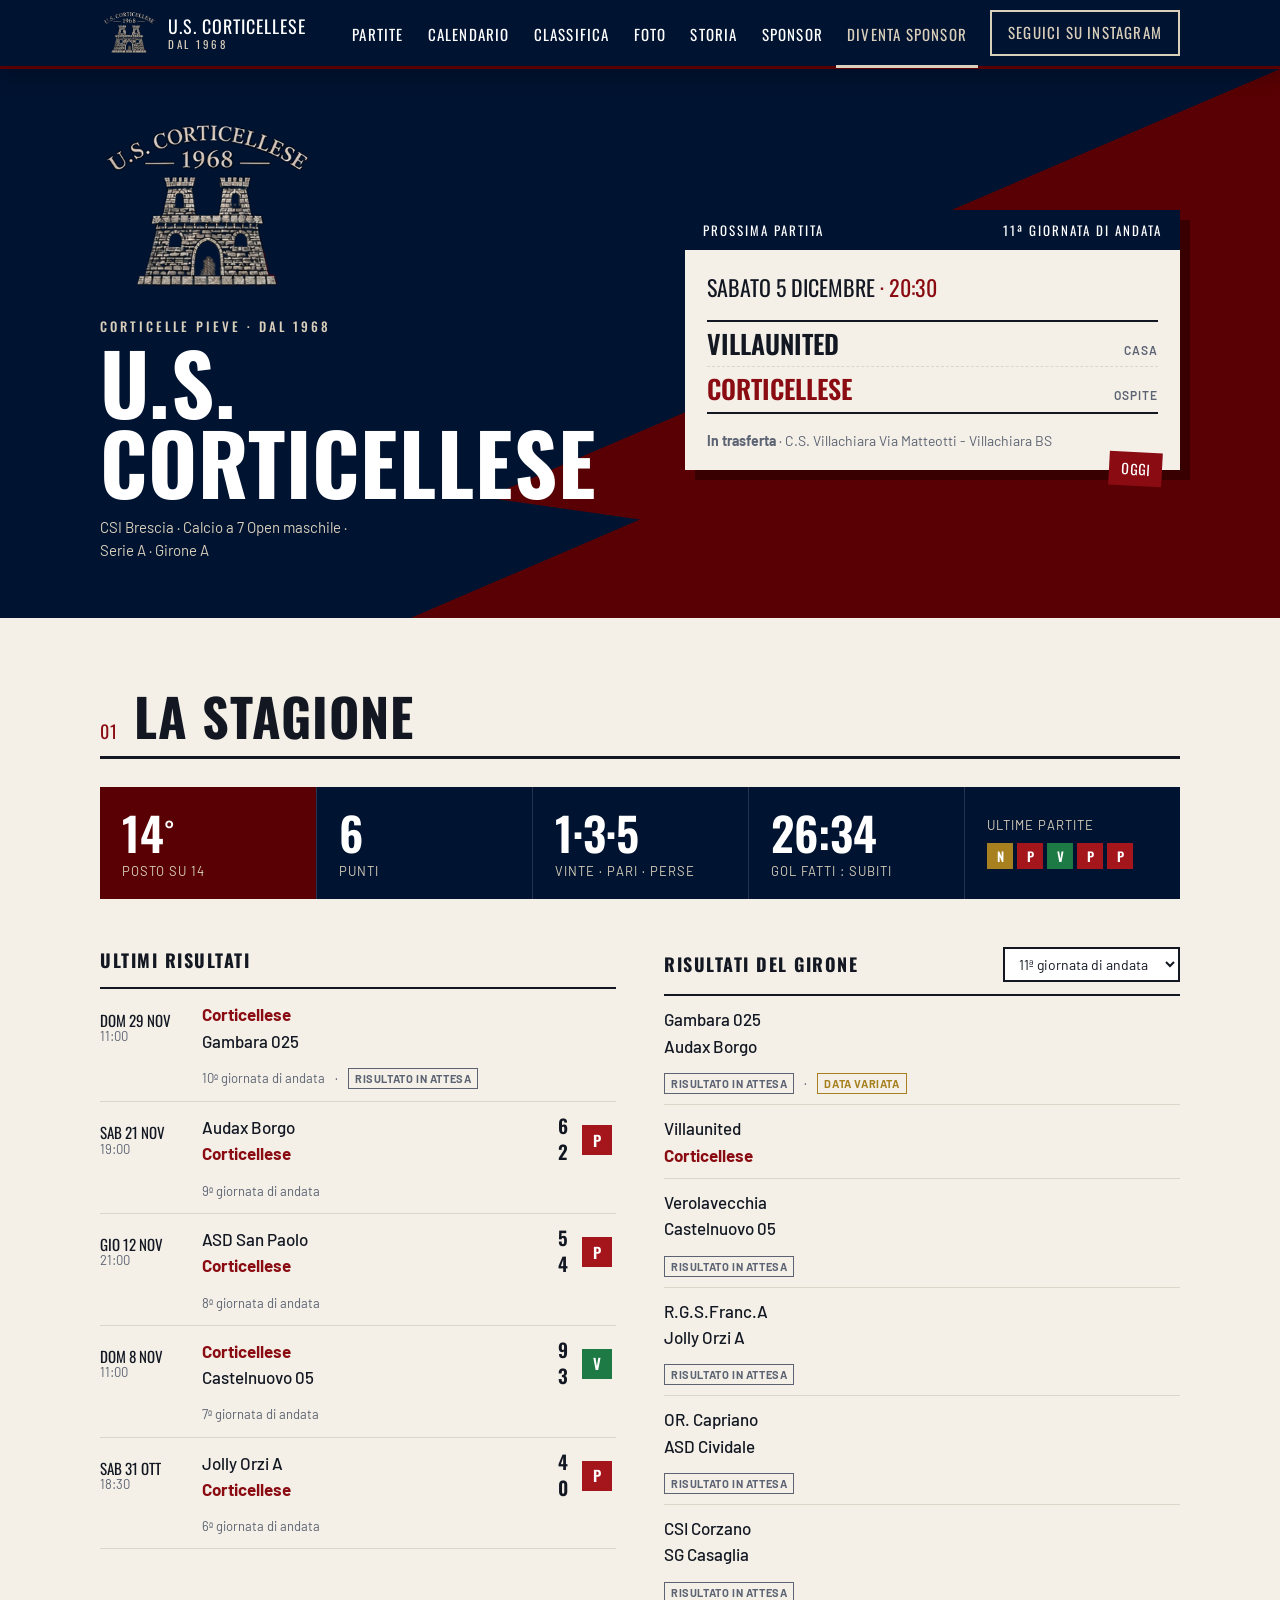
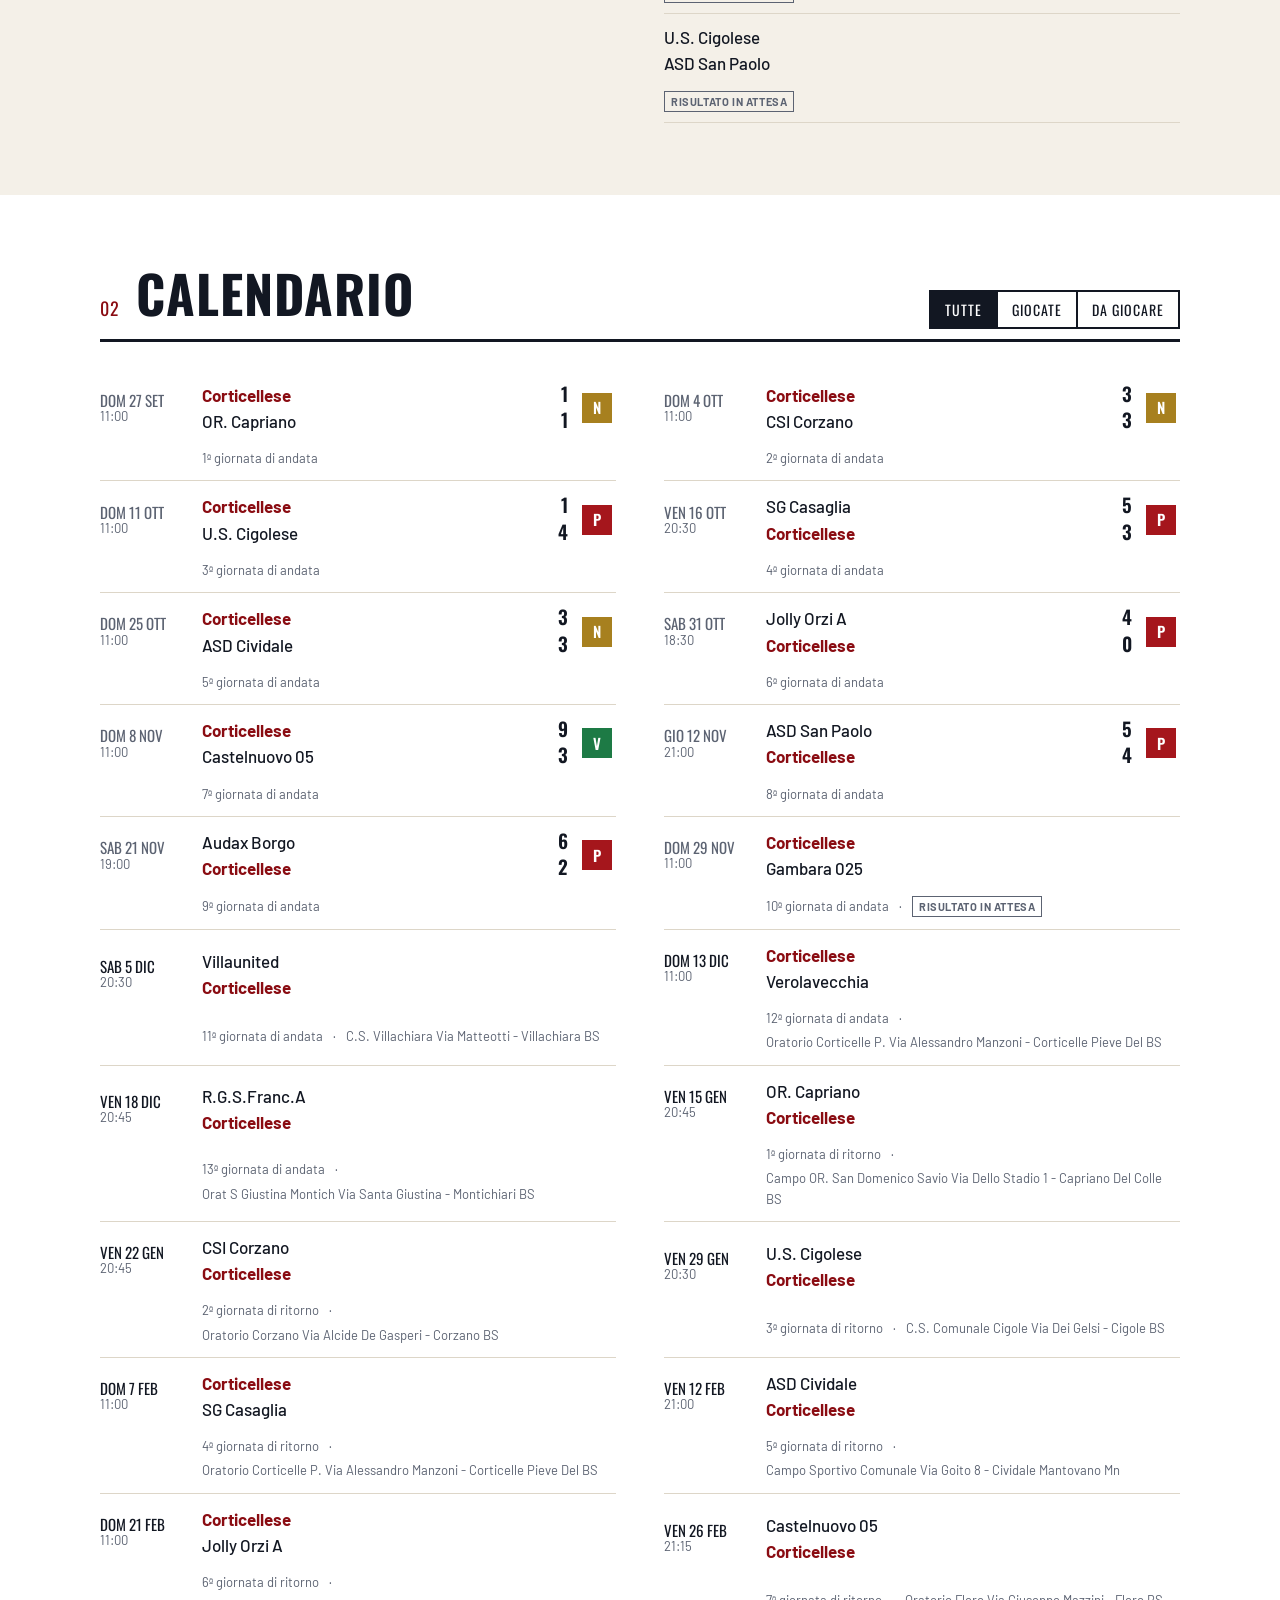
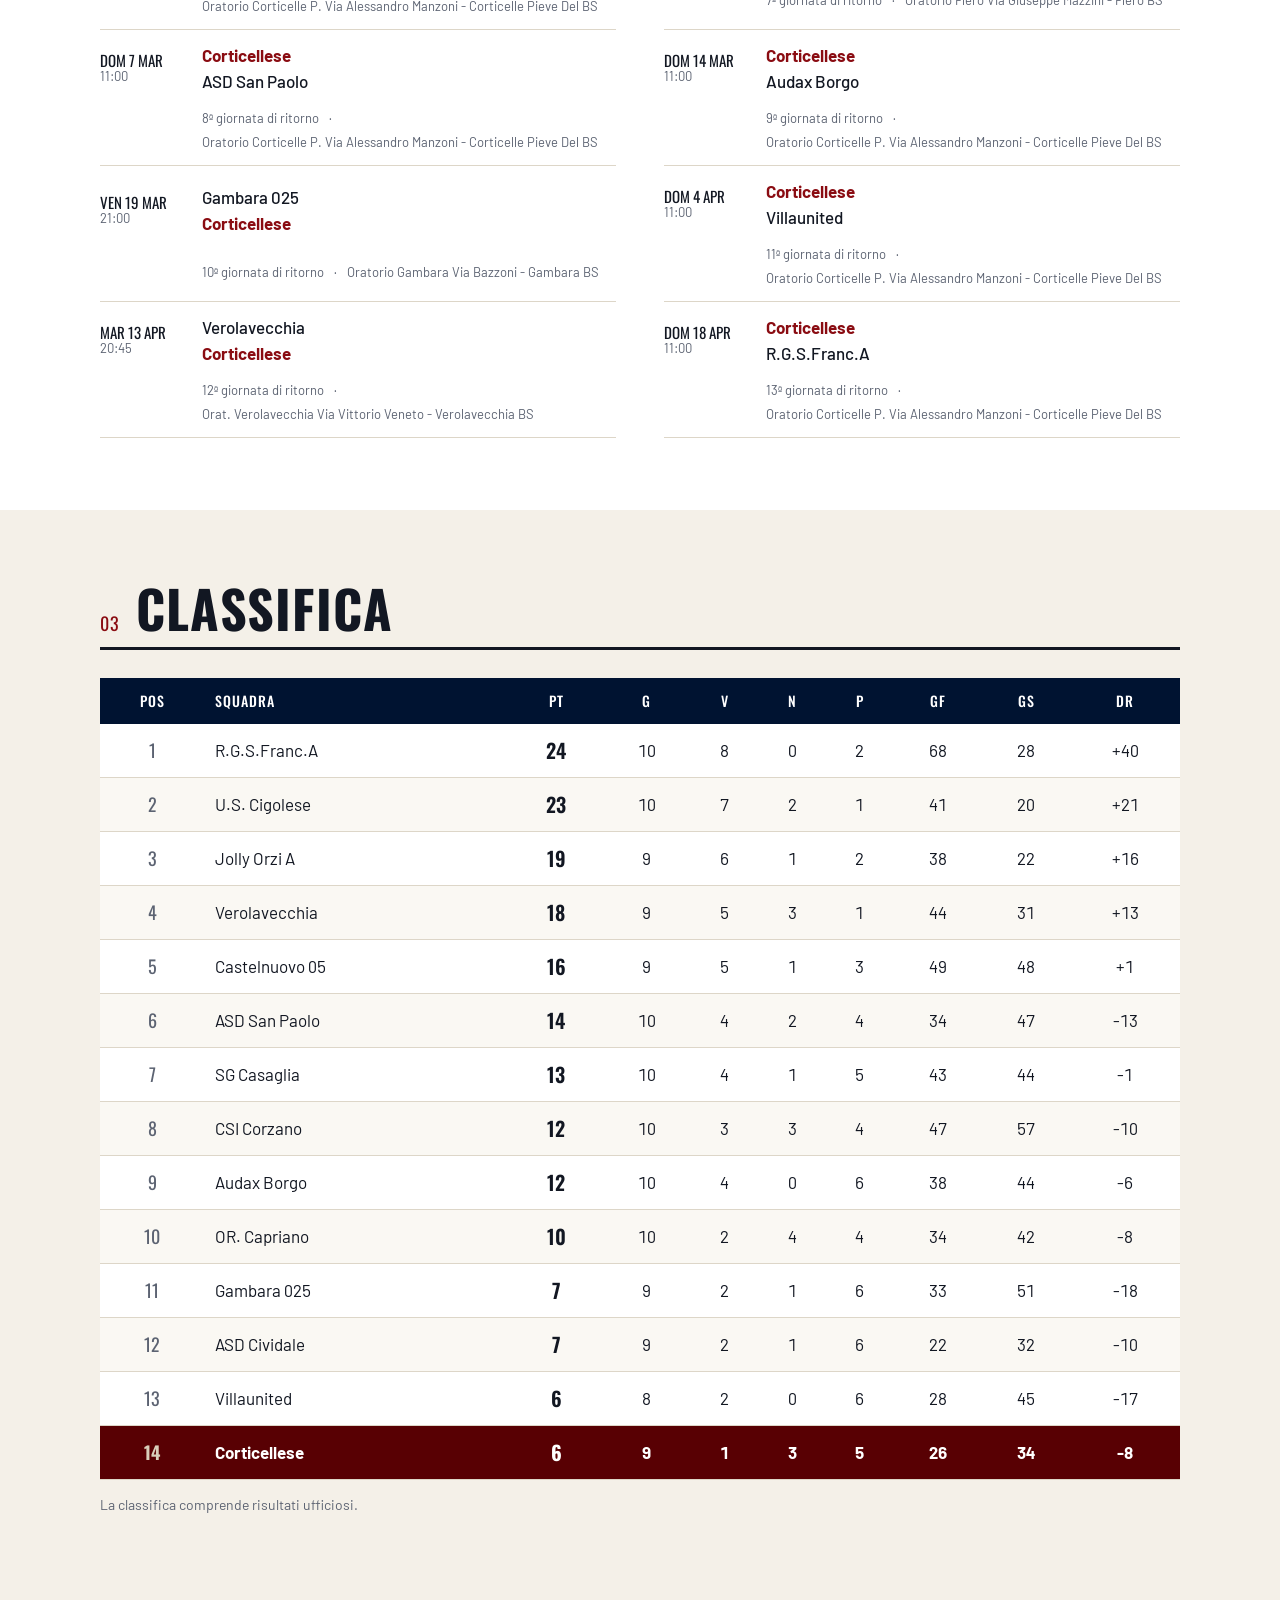
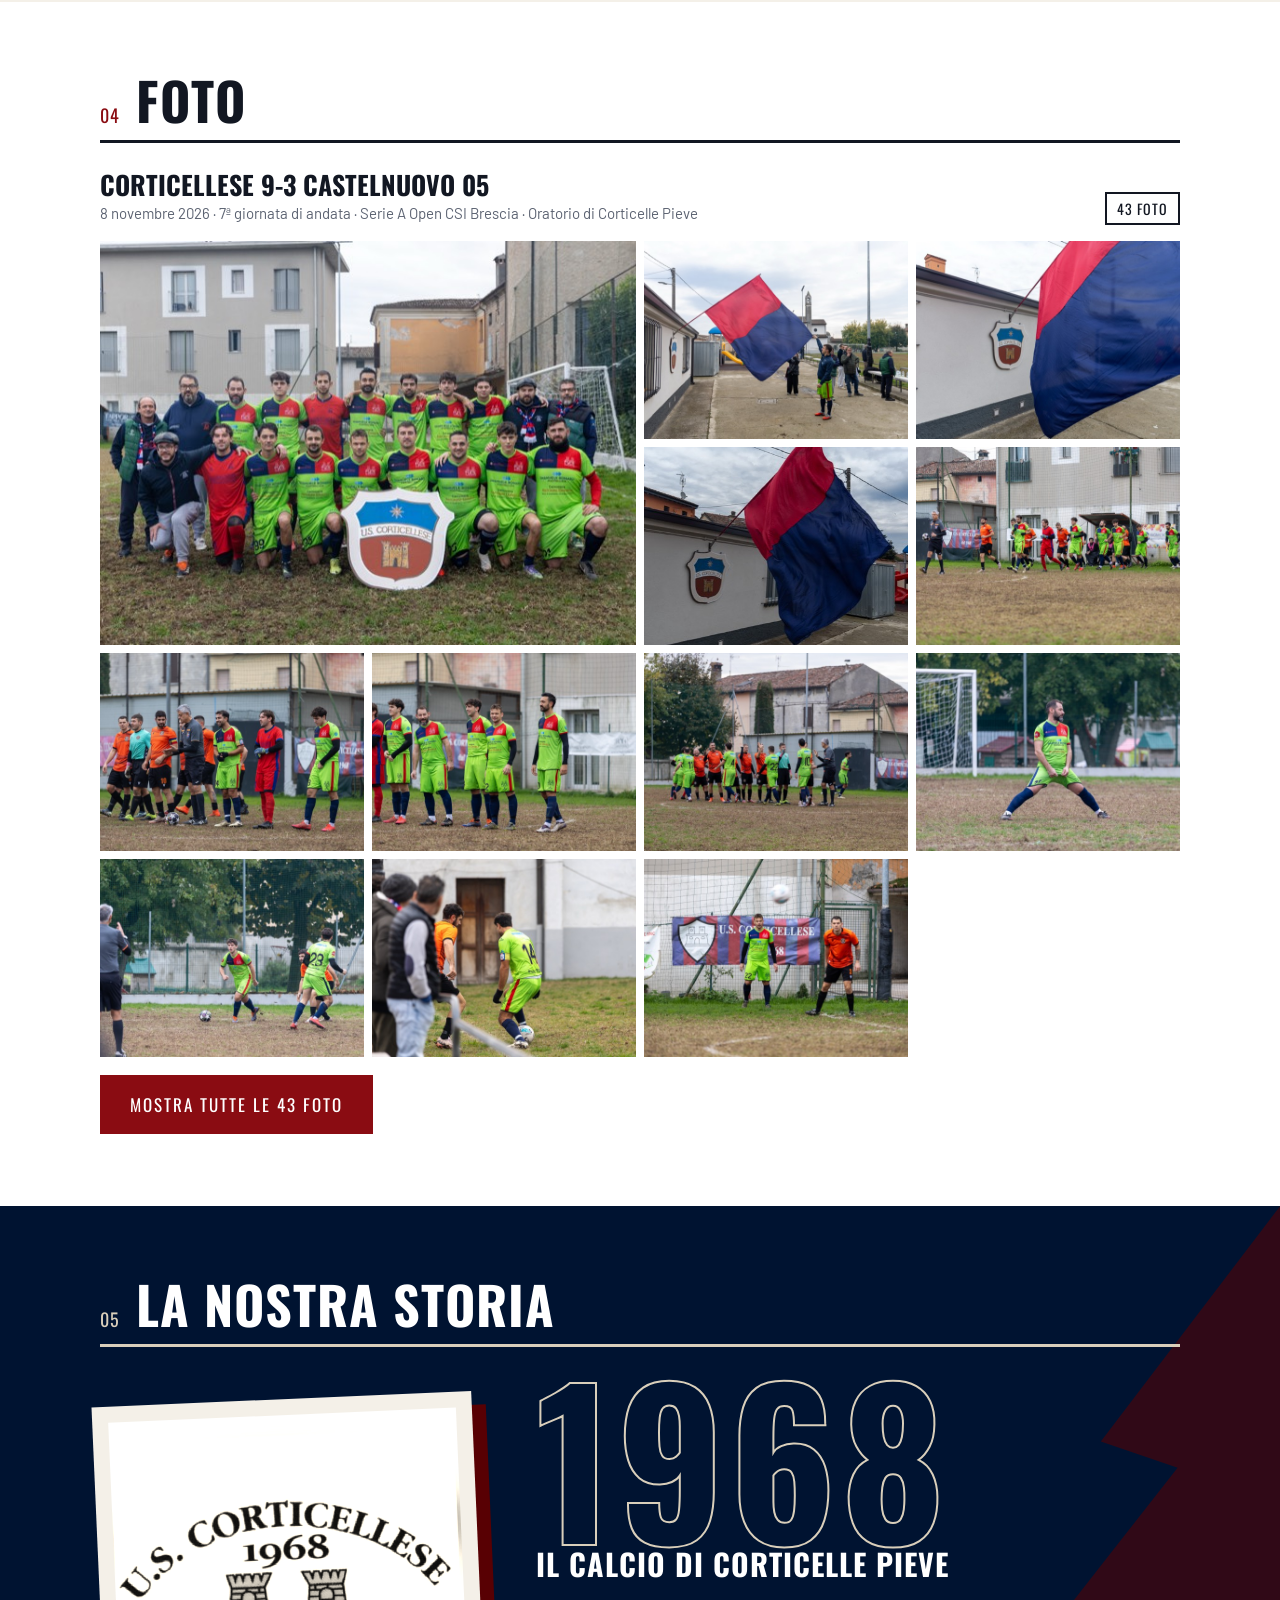
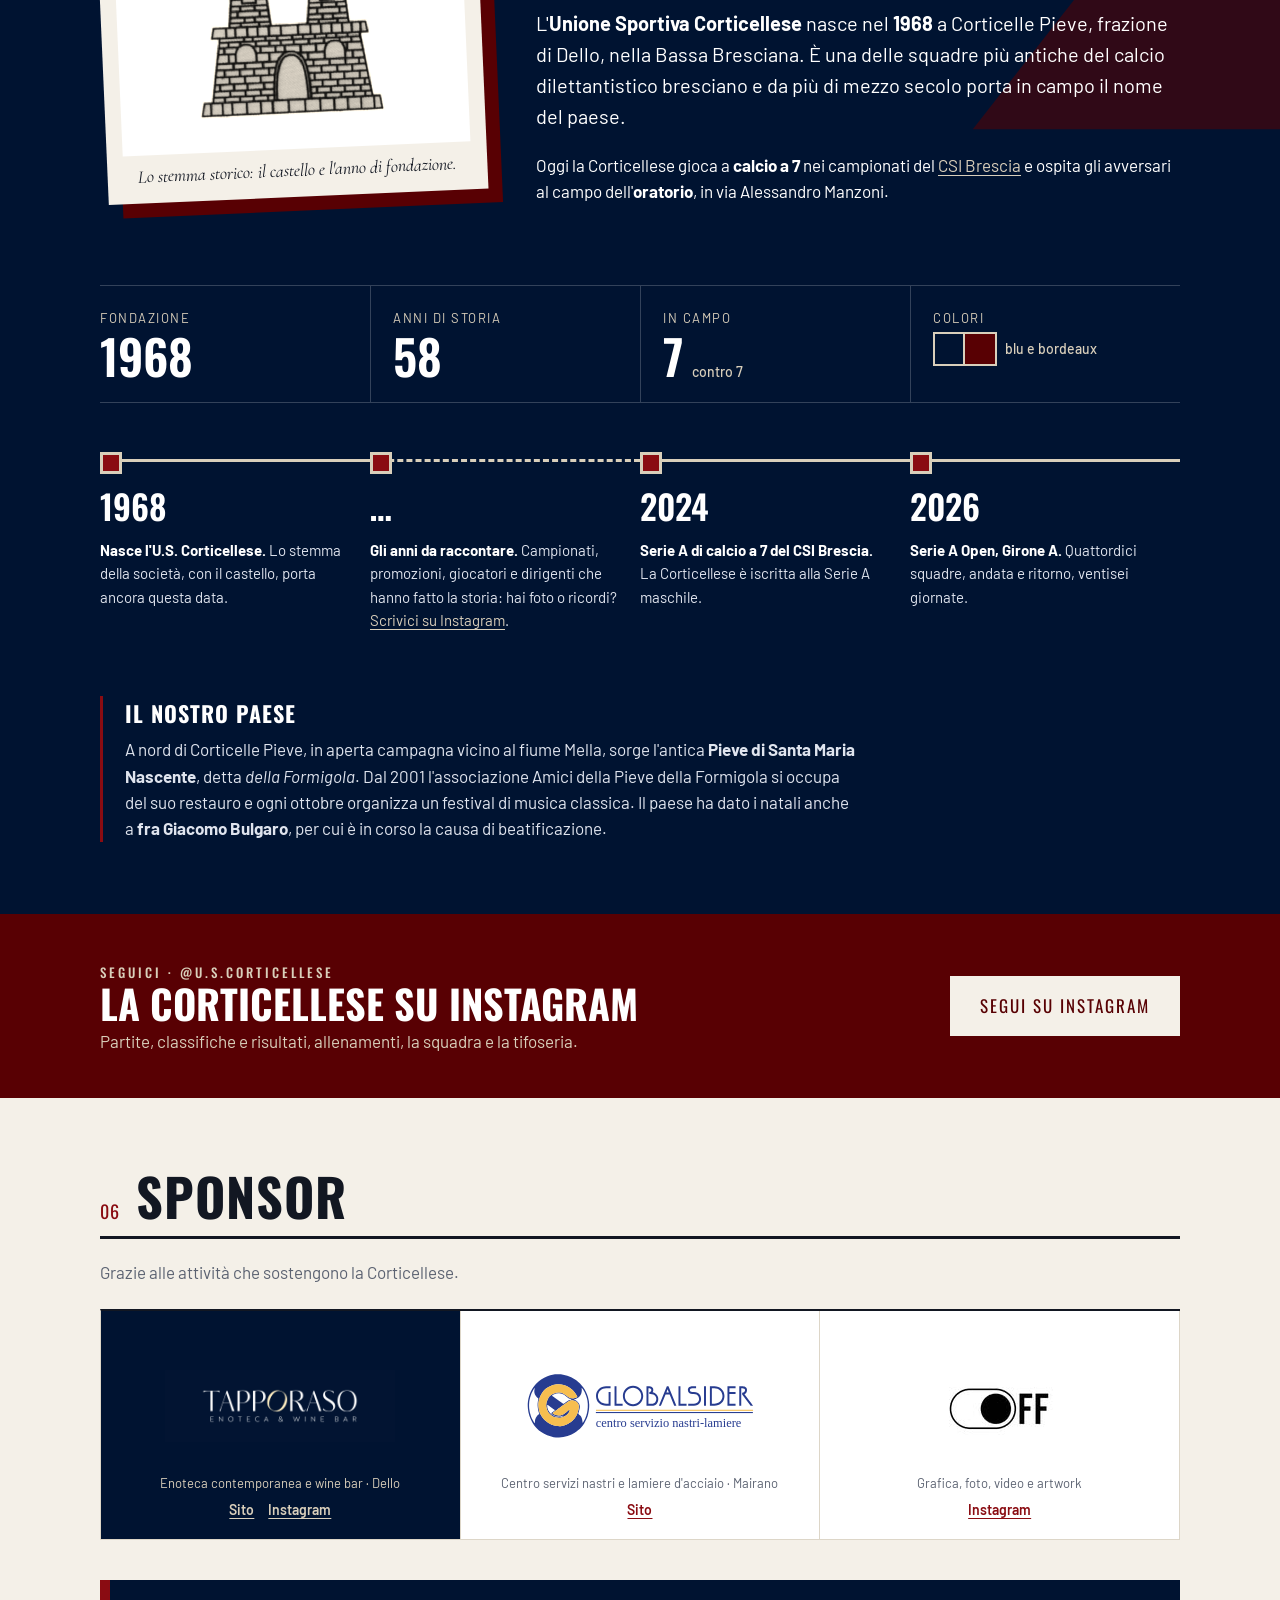
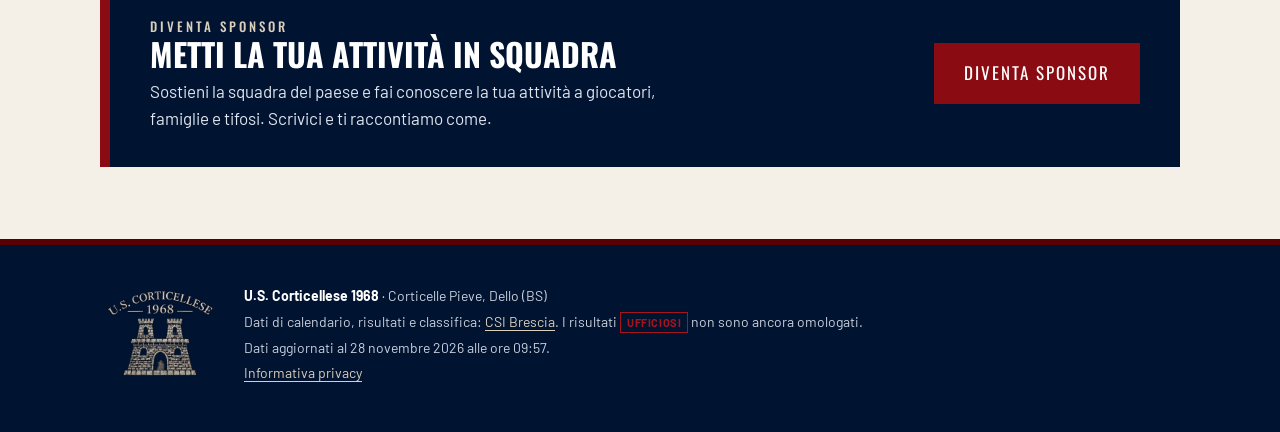
<file: index.html>
<!doctype html>
<html lang="it">
<head>
  <meta charset="utf-8">
  <meta name="viewport" content="width=device-width, initial-scale=1">
  <title>U.S. Corticellese 1968 · Calcio a 7</title>
  <meta name="description" content="U.S. Corticellese, la squadra di calcio a 7 di Corticelle Pieve dal 1968: partite, risultati, classifica e sponsor.">
  <meta name="theme-color" content="#001331">
  <link rel="icon" href="stemma.png">
  <link rel="preconnect" href="https://fonts.googleapis.com">
  <link rel="preconnect" href="https://fonts.gstatic.com" crossorigin>
  <link href="https://fonts.googleapis.com/css2?family=Oswald:wght@500;600;700&family=Barlow:wght@400;500;600;700&family=Cormorant+Garamond:ital,wght@1,600&display=swap" rel="stylesheet">
  <link rel="stylesheet" href="style.css">
</head>
<body>

  <!-- ============ MENU ============ -->
  <nav class="menu-alto" aria-label="Menu principale">
    <div class="contenitore menu-riga">
      <a class="menu-marchio" href="#" aria-label="Torna su">
        <img src="stemma.png" alt="" width="66" height="52">
        <span>U.S. Corticellese<small>dal 1968</small></span>
      </a>
      <button class="menu-apri" type="button" aria-expanded="false" aria-controls="voci-menu">
        <span class="hamburger" aria-hidden="true"><span></span><span></span><span></span></span>
        Menu
      </button>
      <ul class="menu-voci" id="voci-menu">
        <li><a href="#stagione">Partite</a></li>
        <li><a href="#calendario">Calendario</a></li>
        <li><a href="#classifica">Classifica</a></li>
        <li class="voce-foto"><a href="#foto">Foto</a></li>
        <li><a href="#chi-siamo">Storia</a></li>
        <li><a href="#sponsor">Sponsor</a></li>
        <li><a href="#diventa-sponsor">Diventa sponsor</a></li>
        <li class="voce-insta"><a href="https://www.instagram.com/u.s.corticellese/" target="_blank" rel="noopener">Seguici su Instagram</a></li>
      </ul>
    </div>
  </nav>

  <!-- ============ APERTURA ============ -->
  <header class="apertura">
    <div class="fulmine" aria-hidden="true"></div>
    <div class="contenitore apertura-griglia">
      <div class="apertura-nome">
        <img class="stemma" src="stemma.png" alt="Stemma U.S. Corticellese 1968">
        <p class="occhiello">Corticelle Pieve · dal 1968</p>
        <h1>U.S. Corticellese</h1>
        <p class="campionato" id="campionato">Calcio a 7</p>
      </div>
      <div class="prossima" id="prossima-partita" aria-live="polite"></div>
    </div>
  </header>

  <main>
    <!-- ============ STAGIONE ============ -->
    <section id="stagione" class="sezione">
      <div class="contenitore">
        <header class="titolo-sezione">
          <span class="numero-sezione">01</span>
          <h2>La stagione</h2>
        </header>
        <div id="numeri" class="numeri"></div>

        <div class="due-colonne">
          <div>
            <h3 class="sottotitolo">Ultimi risultati</h3>
            <ol id="ultimi" class="partite"></ol>
          </div>
          <div>
            <div class="riga-titolo">
              <h3 class="sottotitolo">Risultati del girone</h3>
              <select id="scegli-giornata" aria-label="Scegli la giornata"></select>
            </div>
            <ol id="lista-giornata" class="partite girone"></ol>
          </div>
        </div>
      </div>
    </section>

    <!-- ============ CALENDARIO ============ -->
    <section id="calendario" class="sezione chiara">
      <div class="contenitore">
        <header class="titolo-sezione">
          <span class="numero-sezione">02</span>
          <h2>Calendario</h2>
          <div class="filtri" role="group" aria-label="Filtra partite">
            <button type="button" data-filtro="tutte" class="attivo">Tutte</button>
            <button type="button" data-filtro="giocate">Giocate</button>
            <button type="button" data-filtro="dagiocare">Da giocare</button>
          </div>
        </header>
        <ol id="lista-calendario" class="partite calendario"></ol>
      </div>
    </section>

    <!-- ============ CLASSIFICA ============ -->
    <section id="classifica" class="sezione">
      <div class="contenitore">
        <header class="titolo-sezione">
          <span class="numero-sezione">03</span>
          <h2>Classifica</h2>
        </header>
        <div class="tabella-scroll">
          <table class="classifica">
            <thead>
              <tr>
                <th scope="col">Pos</th>
                <th scope="col" class="sx">Squadra</th>
                <th scope="col" title="Punti">Pt</th>
                <th scope="col" title="Giocate">G</th>
                <th scope="col" title="Vinte">V</th>
                <th scope="col" title="Pareggiate">N</th>
                <th scope="col" title="Perse">P</th>
                <th scope="col" class="opz" title="Gol fatti">GF</th>
                <th scope="col" class="opz" title="Gol subiti">GS</th>
                <th scope="col" title="Differenza reti">DR</th>
              </tr>
            </thead>
            <tbody id="righe-classifica"></tbody>
          </table>
        </div>
        <p class="nota" id="nota-classifica"></p>
      </div>
    </section>

    <!-- ============ FOTO ============
         Gli album sono elencati in foto.js -->
    <section id="foto" class="sezione chiara" hidden>
      <div class="contenitore">
        <header class="titolo-sezione">
          <span class="numero-sezione">04</span>
          <h2>Foto</h2>
        </header>
        <div id="album"></div>
      </div>
    </section>

    <dialog class="galleria" id="galleria" aria-label="Foto a schermo intero">
      <button type="button" class="galleria-chiudi" aria-label="Chiudi">✕</button>
      <button type="button" class="galleria-freccia prec" aria-label="Foto precedente">‹</button>
      <figure>
        <img id="galleria-img" alt="">
        <figcaption id="galleria-didascalia"></figcaption>
      </figure>
      <button type="button" class="galleria-freccia succ" aria-label="Foto successiva">›</button>
    </dialog>

    <!-- ============ CHI SIAMO ============ -->
    <section id="chi-siamo" class="sezione storia">
      <div class="contenitore">
        <header class="titolo-sezione chiaro">
          <span class="numero-sezione">05</span>
          <h2>La nostra storia</h2>
        </header>

        <div class="storia-apertura">
          <figure class="cimelio">
            <img src="stemma-storico.jpg" alt="Lo stemma storico della U.S. Corticellese: un castello con due torri e la scritta U.S. Corticellese 1968">
            <figcaption>Lo stemma storico: il castello e l'anno di fondazione.</figcaption>
          </figure>
          <div class="storia-testo">
            <p class="anno-grande" aria-hidden="true">1968</p>
            <h3>Il calcio di Corticelle Pieve</h3>
            <p class="attacco">L'<strong>Unione Sportiva Corticellese</strong> nasce nel <strong>1968</strong> a Corticelle Pieve,
              frazione di Dello, nella Bassa Bresciana. È una delle squadre più antiche del calcio dilettantistico
              bresciano e da più di mezzo secolo porta in campo il nome del paese.</p>
            <p>Oggi la Corticellese gioca a <strong>calcio a 7</strong> nei campionati del
              <a href="https://csibrescia.it/attivita-sportive/calcio-a-7/open/" target="_blank" rel="noopener">CSI Brescia</a>
              e ospita gli avversari al campo dell'<strong>oratorio</strong>, in via Alessandro Manzoni.</p>
          </div>
        </div>

        <dl class="cifre">
          <div><dt>Fondazione</dt><dd>1968</dd></div>
          <div><dt>Anni di storia</dt><dd id="anni-storia">58</dd></div>
          <div><dt>In campo</dt><dd>7<small>contro 7</small></dd></div>
          <div><dt>Colori</dt><dd class="colori"><span class="blu"></span><span class="bordeaux"></span><small>blu e bordeaux</small></dd></div>
        </dl>

        <ol class="linea-tempo">
          <li>
            <span class="tappa">1968</span>
            <p><strong>Nasce l'U.S. Corticellese.</strong> Lo stemma della società, con il castello, porta ancora questa data.</p>
          </li>
          <li class="da-scrivere">
            <span class="tappa">…</span>
            <p><strong>Gli anni da raccontare.</strong> Campionati, promozioni, giocatori e dirigenti che hanno fatto la storia:
              hai foto o ricordi? <a href="https://www.instagram.com/u.s.corticellese/" target="_blank" rel="noopener">Scrivici su Instagram</a>.</p>
            <!-- Aggiungi qui altre tappe copiando un <li> come quello del 1968 -->
          </li>
          <li>
            <span class="tappa">2024</span>
            <p><strong>Serie A di calcio a 7 del CSI Brescia.</strong> La Corticellese è iscritta alla Serie A maschile.</p>
          </li>
          <li>
            <span class="tappa">2026</span>
            <p><strong>Serie A Open, Girone A.</strong> Quattordici squadre, andata e ritorno, ventisei giornate.</p>
          </li>
        </ol>

        <div class="paese">
          <h3>Il nostro paese</h3>
          <p>A nord di Corticelle Pieve, in aperta campagna vicino al fiume Mella, sorge l'antica
            <strong>Pieve di Santa Maria Nascente</strong>, detta <em>della Formigola</em>.
            Dal 2001 l'associazione Amici della Pieve della Formigola si occupa del suo restauro
            e ogni ottobre organizza un festival di musica classica.
            Il paese ha dato i natali anche a <strong>fra Giacomo Bulgaro</strong>, per cui è in corso la causa di beatificazione.</p>
        </div>
      </div>
    </section>

    <!-- ============ INSTAGRAM ============ -->
    <section class="fascia-fb">
      <div class="contenitore fascia-riga">
        <div>
          <p class="occhiello">Seguici · @u.s.corticellese</p>
          <h2>La Corticellese su Instagram</h2>
          <p>Partite, classifiche e risultati, allenamenti, la squadra e la tifoseria.</p>
        </div>
        <a class="bottone chiaro" href="https://www.instagram.com/u.s.corticellese/" target="_blank" rel="noopener">Segui su Instagram</a>
      </div>
    </section>

    <!-- ============ SPONSOR ============ -->
    <section id="sponsor" class="sezione">
      <div class="contenitore">
        <header class="titolo-sezione">
          <span class="numero-sezione">06</span>
          <h2>Sponsor</h2>
        </header>
        <p class="intro-sponsor">Grazie alle attività che sostengono la Corticellese.</p>

        <!-- Per aggiungere uno sponsor copia un <li>; metti il logo in .
             Se il logo è chiaro (bianco), aggiungi class="scuro" al <li> per avere lo sfondo blu. -->
        <ul class="sponsor">
          <li class="scuro">
            <a class="logo-link" href="https://tapporaso.it" target="_blank" rel="noopener">
              <img class="logo" src="logo-tapporaso.png" alt="Tapporaso" width="1024" height="320">
            </a>
            <span class="settore">Enoteca contemporanea e wine bar · Dello</span>
            <span class="link">
              <a href="https://tapporaso.it" target="_blank" rel="noopener">Sito</a>
              <a href="https://www.instagram.com/tapporaso/" target="_blank" rel="noopener">Instagram</a>
            </span>
          </li>
          <li>
            <a class="logo-link" href="https://globalsider.it" target="_blank" rel="noopener">
              <img class="logo" src="logo-globalsider.svg" alt="Globalsider" width="280" height="80">
            </a>
            <span class="settore">Centro servizi nastri e lamiere d'acciaio · Mairano</span>
            <span class="link">
              <a href="https://globalsider.it" target="_blank" rel="noopener">Sito</a>
            </span>
          </li>
          <li>
            <a class="logo-link" href="https://www.instagram.com/offgeneration/" target="_blank" rel="noopener">
              <img class="logo quadrato" src="logo-offgeneration.jpg" alt="OFFgeneration" width="150" height="150">
            </a>
            <span class="settore">Grafica, foto, video e artwork</span>
            <span class="link">
              <a href="https://www.instagram.com/offgeneration/" target="_blank" rel="noopener">Instagram</a>
            </span>
          </li>
        </ul>

        <div class="diventa-sponsor" id="diventa-sponsor">
          <div>
            <p class="occhiello">Diventa sponsor</p>
            <h3>Metti la tua attività in squadra</h3>
            <p>Sostieni la squadra del paese e fai conoscere la tua attività a giocatori, famiglie e tifosi.
              Scrivici e ti raccontiamo come.</p>
          </div>
          <a class="bottone" href="mailto:uscorticellese@gmail.com?subject=Sponsorizzazione%20U.S.%20Corticellese&amp;body=Buongiorno%2C%0D%0Avorrei%20informazioni%20per%20diventare%20sponsor%20della%20U.S.%20Corticellese.%0D%0A%0D%0ANome%20attivit%C3%A0%3A%0D%0ATelefono%3A%0D%0A">Diventa sponsor</a>
        </div>
      </div>
    </section>
  </main>

  <footer class="piede">
    <div class="contenitore piede-riga">
      <img src="stemma.png" alt="" class="piede-stemma">
      <div>
        <p><strong>U.S. Corticellese 1968</strong> · Corticelle Pieve, Dello (BS)</p>
        <p>Dati di calendario, risultati e classifica:
          <a id="fonte" href="https://risultati.csi.brescia.it/" target="_blank" rel="noopener">CSI Brescia</a>.
          I risultati <span class="etichetta ufficioso">ufficiosi</span> non sono ancora omologati.</p>
        <p id="aggiornato"></p>
        <p><a href="privacy.html">Informativa privacy</a></p>
      </div>
    </div>
  </footer>

  <script src="dati.js"></script>
  <script src="foto.js"></script>
  <script src="app.js"></script>
</body>
</html>
</file>
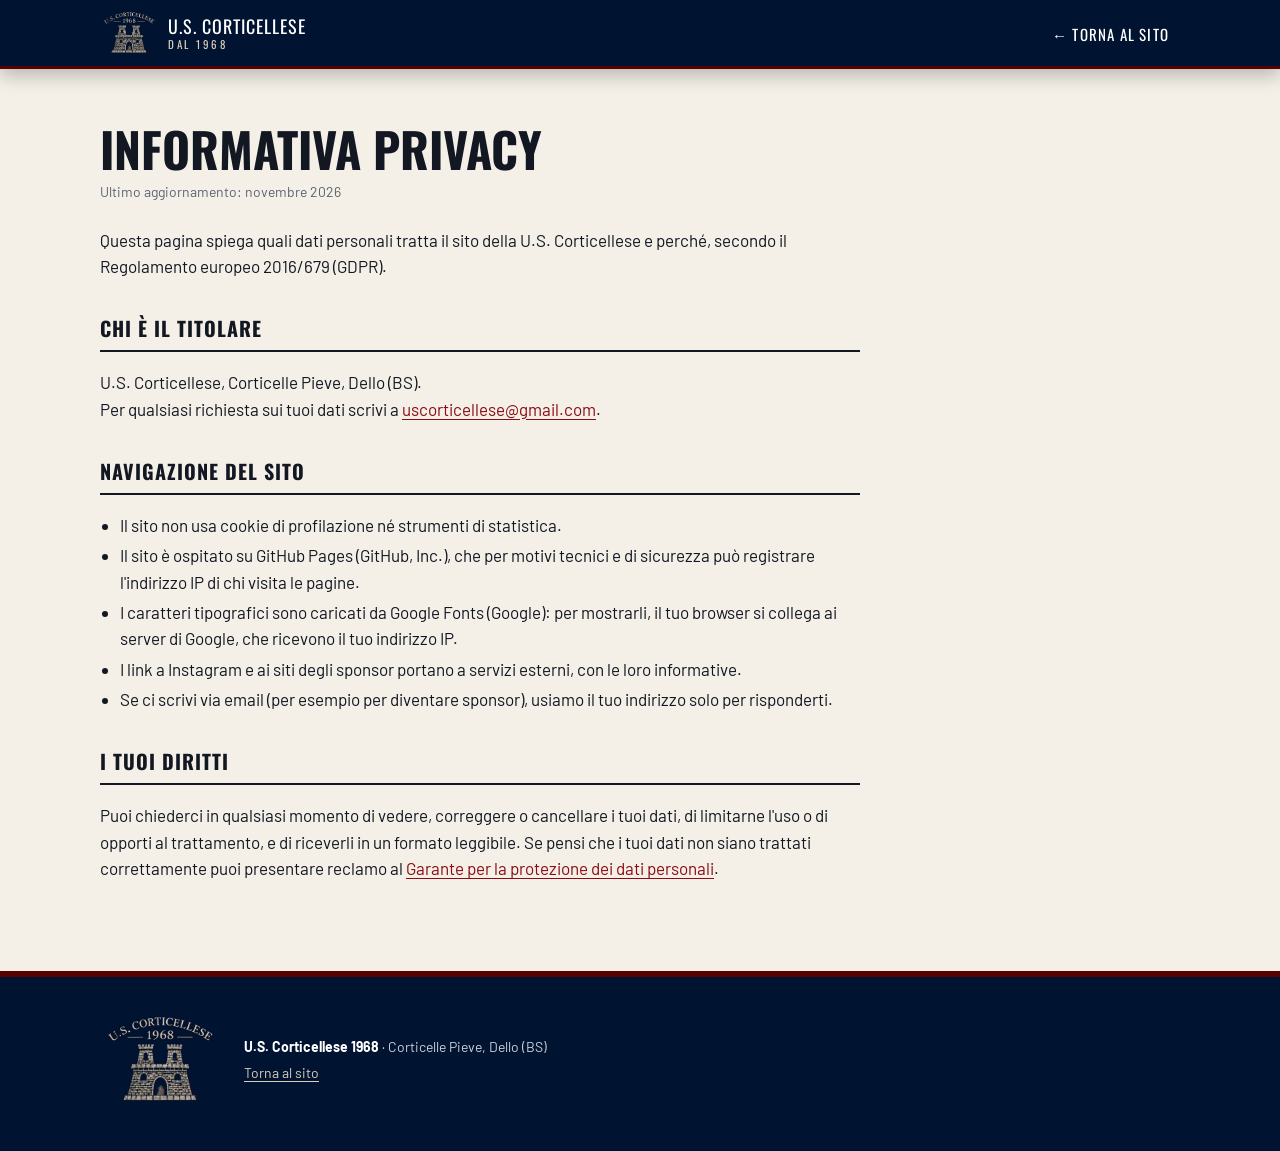
<file: privacy.html>
<!doctype html>
<html lang="it">
<head>
  <meta charset="utf-8">
  <meta name="viewport" content="width=device-width, initial-scale=1">
  <title>Informativa privacy · U.S. Corticellese 1968</title>
  <meta name="theme-color" content="#001331">
  <link rel="icon" href="stemma.png">
  <link rel="preconnect" href="https://fonts.googleapis.com">
  <link rel="preconnect" href="https://fonts.gstatic.com" crossorigin>
  <link href="https://fonts.googleapis.com/css2?family=Oswald:wght@500;600;700&family=Barlow:wght@400;500;600;700&display=swap" rel="stylesheet">
  <link rel="stylesheet" href="style.css">
  <style>
    .testo-legale { max-width: 760px; padding: 56px 0 72px; }
    .testo-legale h1 { font-family: var(--display); text-transform: uppercase; font-size: clamp(34px, 5vw, 48px); line-height: 1; margin: 0 0 8px; }
    .testo-legale h2 { font-family: var(--display); text-transform: uppercase; letter-spacing: 1px; font-size: 20px; margin: 34px 0 8px; border-bottom: 2px solid var(--inchiostro); padding-bottom: 6px; }
    .testo-legale ul { padding-left: 20px; }
    .testo-legale li { margin: 4px 0; }
    .aggiornata { color: var(--tenue); font-size: 14px; margin: 0 0 24px; }
  </style>
</head>
<body>
  <nav class="menu-alto" aria-label="Menu principale">
    <div class="contenitore menu-riga">
      <a class="menu-marchio" href="./">
        <img src="stemma.png" alt="" width="66" height="52">
        <span>U.S. Corticellese<small>dal 1968</small></span>
      </a>
      <ul class="menu-voci" style="display:flex;position:static;flex-direction:row;padding:0;border:0;margin-left:auto">
        <li><a href="./">← Torna al sito</a></li>
      </ul>
    </div>
  </nav>

  <main class="contenitore">
    <article class="testo-legale">
      <h1>Informativa privacy</h1>
      <p class="aggiornata">Ultimo aggiornamento: novembre 2026</p>

      <p>Questa pagina spiega quali dati personali tratta il sito della U.S. Corticellese e perché,
        secondo il Regolamento europeo 2016/679 (GDPR).</p>

      <h2>Chi è il titolare</h2>
      <p>U.S. Corticellese, Corticelle Pieve, Dello (BS).<br>
        Per qualsiasi richiesta sui tuoi dati scrivi a <a href="mailto:uscorticellese@gmail.com">uscorticellese@gmail.com</a>.</p>

      <h2>Navigazione del sito</h2>
      <ul>
        <li>Il sito non usa cookie di profilazione né strumenti di statistica.</li>
        <li>Il sito è ospitato su GitHub Pages (GitHub, Inc.), che per motivi tecnici e di sicurezza può registrare l'indirizzo IP di chi visita le pagine.</li>
        <li>I caratteri tipografici sono caricati da Google Fonts (Google): per mostrarli, il tuo browser si collega ai server di Google, che ricevono il tuo indirizzo IP.</li>
        <li>I link a Instagram e ai siti degli sponsor portano a servizi esterni, con le loro informative.</li>
        <li>Se ci scrivi via email (per esempio per diventare sponsor), usiamo il tuo indirizzo solo per risponderti.</li>
      </ul>

      <h2>I tuoi diritti</h2>
      <p>Puoi chiederci in qualsiasi momento di vedere, correggere o cancellare i tuoi dati, di limitarne l'uso
        o di opporti al trattamento, e di riceverli in un formato leggibile. Se pensi che i tuoi dati non siano trattati
        correttamente puoi presentare reclamo al
        <a href="https://www.garanteprivacy.it" target="_blank" rel="noopener">Garante per la protezione dei dati personali</a>.</p>
    </article>
  </main>

  <footer class="piede">
    <div class="contenitore piede-riga">
      <img src="stemma.png" alt="" class="piede-stemma">
      <div>
        <p><strong>U.S. Corticellese 1968</strong> · Corticelle Pieve, Dello (BS)</p>
        <p><a href="./">Torna al sito</a></p>
      </div>
    </div>
  </footer>
</body>
</html>
</file>
<file: style.css>
/* =========================================================
   U.S. Corticellese 1968 — colori presi dalla grafica sociale
   ========================================================= */
:root {
  --blu: #001331;          /* blu profondo */
  --blu-2: #0a2550;
  --bordeaux: #580003;
  --bordeaux-vivo: #8a0c12;
  --pietra: #d9cfbb;       /* il beige della scritta sullo stemma */
  --carta: #f4f0e8;
  --bianco: #ffffff;
  --inchiostro: #121722;
  --tenue: #5c6372;
  --riga: #ddd6c8;
  --vinta: #1d7a45;
  --pari: #a7801f;
  --persa: #a5161c;
  --display: "Oswald", "Arial Narrow", "Helvetica Neue", sans-serif;
  --testo: "Barlow", "Helvetica Neue", Arial, sans-serif;
  --serif: "Cormorant Garamond", Georgia, serif;
}

* { box-sizing: border-box; }
html { scroll-behavior: smooth; }
body {
  margin: 0; background: var(--carta); color: var(--inchiostro);
  font-family: var(--testo); font-size: 17px; line-height: 1.55;
}
img { max-width: 100%; display: block; }
a { color: var(--bordeaux-vivo); text-underline-offset: 3px; }

.contenitore { max-width: 1120px; margin: 0 auto; padding: 0 20px; }

.occhiello {
  font-family: var(--display); text-transform: uppercase; letter-spacing: 3px;
  font-size: 13px; font-weight: 500; margin: 0 0 6px; color: var(--pietra);
}

/* ---------- Apertura con il fulmine ---------- */
.apertura { position: relative; background: var(--blu); color: var(--bianco); overflow: hidden; }
.fulmine {
  position: absolute; inset: 0; background: var(--bordeaux);
  /* stessa saetta della grafica sociale */
  clip-path: polygon(100% 0, 62% 38%, 74% 42%, 38% 78%, 50% 82%, 32% 100%, 100% 100%);
}
.apertura-griglia {
  position: relative; display: grid; grid-template-columns: 1.1fr 1fr; gap: 40px;
  align-items: center; padding-top: 48px; padding-bottom: 56px; min-height: 520px;
}
.apertura .stemma { width: 230px; margin: 0 0 18px -8px; }
.apertura h1 {
  font-family: var(--display); font-weight: 700; text-transform: uppercase;
  font-size: clamp(44px, 7vw, 84px); line-height: 0.95; margin: 0; letter-spacing: 1px;
}
.apertura .campionato { margin: 14px 0 0; color: var(--pietra); font-size: 15px; max-width: 34ch; }

/* Prossima partita: un biglietto */
.prossima {
  background: var(--carta); color: var(--inchiostro);
  box-shadow: 10px 10px 0 rgb(0 0 0 / 0.35); position: relative;
}
.prossima .testa {
  background: var(--blu); color: var(--bianco); display: flex; justify-content: space-between; gap: 10px;
  padding: 10px 18px; font-family: var(--display); text-transform: uppercase; letter-spacing: 2px; font-size: 13px;
}
.prossima .corpo { padding: 20px 22px 18px; }
.prossima .quando { font-family: var(--display); font-size: 22px; text-transform: uppercase; margin: 0; }
.prossima .ora { color: var(--bordeaux-vivo); }
.prossima .sfida { margin: 16px 0; border-top: 2px solid var(--inchiostro); border-bottom: 2px solid var(--inchiostro); }
.prossima .sfida div {
  display: flex; justify-content: space-between; align-items: baseline; gap: 10px; padding: 8px 0;
  font-family: var(--display); font-size: 26px; font-weight: 600; text-transform: uppercase; line-height: 1.1;
}
.prossima .sfida div + div { border-top: 1px dashed var(--riga); }
.prossima .sfida small { font-family: var(--testo); font-size: 12px; font-weight: 600; color: var(--tenue); letter-spacing: 1px; }
.prossima .noi { color: var(--bordeaux-vivo); }
.prossima .campo { font-size: 14px; color: var(--tenue); margin: 0; }
.prossima .conto {
  position: absolute; bottom: -16px; right: 18px; background: var(--bordeaux-vivo); color: var(--bianco);
  font-family: var(--display); text-transform: uppercase; font-size: 14px; letter-spacing: 1px;
  padding: 6px 12px; transform: rotate(3deg);
}

/* ---------- Menu in alto ---------- */
.menu-alto {
  position: sticky; top: 0; z-index: 20; background: var(--blu);
  border-bottom: 3px solid var(--bordeaux); box-shadow: 0 6px 18px rgb(0 0 0 / 0.25);
}
.menu-riga { display: flex; align-items: center; gap: 20px; min-height: 66px; }
.menu-marchio {
  display: flex; align-items: center; gap: 10px; color: var(--bianco); text-decoration: none; flex-shrink: 0;
}
.menu-marchio img { width: 58px; height: auto; }
.menu-marchio span {
  font-family: var(--display); text-transform: uppercase; font-size: 18px; letter-spacing: 1px; line-height: 1;
}
.menu-marchio small { display: block; font-size: 11px; letter-spacing: 2.5px; color: var(--pietra); margin-top: 4px; }
.menu-voci { list-style: none; margin: 0 0 0 auto; padding: 0; display: flex; align-items: center; gap: 2px; }
.menu-voci a {
  display: block; color: var(--bianco); text-decoration: none; font-family: var(--display); text-transform: uppercase;
  letter-spacing: 1.2px; font-size: 15px; padding: 22px 11px 19px; white-space: nowrap;
  border-bottom: 3px solid transparent; margin-bottom: -3px;
}
.menu-voci a:hover, .menu-voci a.attiva { border-bottom-color: var(--pietra); color: var(--pietra); }
.menu-voci .voce-insta a {
  margin: 0 0 0 10px; padding: 9px 16px; border: 2px solid var(--pietra); color: var(--pietra);
}
.menu-voci .voce-insta a:hover { background: var(--pietra); color: var(--blu); }
.menu-apri {
  display: none; margin-left: auto; align-items: center; gap: 10px; background: transparent; color: var(--bianco);
  border: 2px solid rgb(255 255 255 / 0.35); font-family: var(--display); text-transform: uppercase; letter-spacing: 1.5px;
  font-size: 15px; padding: 8px 14px; cursor: pointer;
}
.hamburger { display: grid; gap: 4px; width: 20px; }
.hamburger span { height: 2px; background: currentColor; transition: transform 0.2s ease, opacity 0.2s ease; }
.menu-apri[aria-expanded="true"] .hamburger span:nth-child(1) { transform: translateY(6px) rotate(45deg); }
.menu-apri[aria-expanded="true"] .hamburger span:nth-child(2) { opacity: 0; }
.menu-apri[aria-expanded="true"] .hamburger span:nth-child(3) { transform: translateY(-6px) rotate(-45deg); }

@media (max-width: 1060px) {
  .menu-apri { display: inline-flex; }
  .menu-voci {
    display: none; position: absolute; left: 0; right: 0; top: 100%;
    flex-direction: column; align-items: stretch; gap: 0; margin: 3px 0 0;
    background: var(--blu); border-bottom: 4px solid var(--bordeaux); padding: 6px 0 14px;
  }
  .menu-alto.aperto .menu-voci { display: flex; }
  .menu-voci a {
    padding: 14px 20px; border-bottom: 1px solid rgb(255 255 255 / 0.08); margin: 0; font-size: 18px;
  }
  .menu-voci a:hover, .menu-voci a.attiva { border-bottom-color: rgb(255 255 255 / 0.08); background: rgb(255 255 255 / 0.05); }
  .menu-voci .voce-insta a { margin: 14px 20px 0; text-align: center; }
}
@media (max-width: 420px) {
  .menu-marchio span { font-size: 15px; }
  .menu-marchio img { width: 48px; }
}

/* ---------- Sezioni ---------- */
.sezione { padding: 72px 0; scroll-margin-top: 80px; }
#diventa-sponsor { scroll-margin-top: 100px; }
.sezione.chiara { background: var(--bianco); }
.titolo-sezione {
  display: flex; align-items: baseline; gap: 16px; flex-wrap: wrap;
  border-bottom: 3px solid var(--inchiostro); padding-bottom: 10px; margin-bottom: 28px;
}
.numero-sezione { font-family: var(--display); color: var(--bordeaux-vivo); font-size: 18px; letter-spacing: 1px; }
.titolo-sezione h2 {
  font-family: var(--display); text-transform: uppercase; font-size: clamp(34px, 5vw, 52px);
  line-height: 1; margin: 0; letter-spacing: 1px;
}
.titolo-sezione .filtri { margin-left: auto; }
.sottotitolo {
  font-family: var(--display); text-transform: uppercase; letter-spacing: 1.5px; font-size: 18px; margin: 0 0 12px;
}
.riga-titolo { display: flex; justify-content: space-between; align-items: center; gap: 12px; margin-bottom: 12px; }
.riga-titolo .sottotitolo { margin: 0; }
select {
  font: inherit; font-size: 14px; color: var(--inchiostro); background: var(--bianco);
  border: 2px solid var(--inchiostro); border-radius: 0; padding: 6px 10px;
}

/* Numeri della stagione */
.numeri {
  display: grid; grid-template-columns: repeat(5, 1fr); background: var(--blu); color: var(--bianco); margin-bottom: 48px;
}
.numeri > div { padding: 22px 22px 18px; border-left: 1px solid rgb(255 255 255 / 0.14); }
.numeri > div:first-child { border-left: 0; background: var(--bordeaux); }
.numeri .valore { font-family: var(--display); font-size: 46px; font-weight: 600; line-height: 1; }
.numeri .valore sup { font-size: 20px; }
.numeri .didascalia { font-size: 13px; color: var(--pietra); text-transform: uppercase; letter-spacing: 1px; margin-top: 6px; }
.forma { display: flex; gap: 4px; margin-top: 8px; }

.due-colonne { display: grid; grid-template-columns: 1fr 1fr; gap: 48px; }

/* Partite */
.partite { list-style: none; margin: 0; padding: 0; border-top: 2px solid var(--inchiostro); }
.partita {
  display: grid; grid-template-columns: 88px 1fr 34px; gap: 14px; align-items: center;
  padding: 12px 0; border-bottom: 1px solid var(--riga);
}
.partita .data { font-family: var(--display); text-transform: uppercase; font-size: 15px; line-height: 1.15; }
.partita .data small { display: block; font-family: var(--testo); font-size: 13px; color: var(--tenue); text-transform: none; }
.partita .squadre { min-width: 0; }
.partita .riga-squadra { display: flex; justify-content: space-between; gap: 10px; font-weight: 500; }
.partita .nome { overflow: hidden; text-overflow: ellipsis; white-space: nowrap; }
.partita .nome.noi { font-weight: 700; color: var(--bordeaux-vivo); }
.partita .gol { font-family: var(--display); font-weight: 600; font-size: 19px; line-height: 1.25; }
.partita .extra { grid-column: 2 / -1; font-size: 13px; color: var(--tenue); display: flex; flex-wrap: wrap; gap: 4px 10px; }
.partita.nascosta { display: none; }
.girone .partita { grid-template-columns: 1fr; padding: 10px 0; }
.girone .partita .extra { grid-column: auto; }
.vuoto { color: var(--tenue); font-style: italic; padding: 12px 0; }

.calendario { display: grid; grid-template-columns: 1fr 1fr; column-gap: 48px; border-top: 0; }
.calendario .partita { border-top: 0; }
.calendario .partita.giocata .data { color: var(--tenue); }

.esito {
  width: 30px; height: 30px; display: grid; place-items: center; color: var(--bianco);
  font-family: var(--display); font-weight: 600; font-size: 15px;
}
.esito.V { background: var(--vinta); }
.esito.N { background: var(--pari); }
.esito.P { background: var(--persa); }
.forma .esito { width: 26px; height: 26px; font-size: 13px; }

.etichetta {
  display: inline-block; font-size: 11px; font-weight: 700; text-transform: uppercase; letter-spacing: 0.6px;
  padding: 1px 6px; border: 1px solid currentColor;
}
.etichetta.ufficioso { color: var(--persa); }
.etichetta.spostata { color: var(--pari); }

/* Filtri */
.filtri { display: inline-flex; border: 2px solid var(--inchiostro); }
.filtri button {
  border: 0; background: transparent; color: var(--inchiostro); font-family: var(--display); text-transform: uppercase;
  letter-spacing: 1px; font-size: 14px; padding: 7px 14px; cursor: pointer;
}
.filtri button + button { border-left: 2px solid var(--inchiostro); }
.filtri button.attivo { background: var(--inchiostro); color: var(--bianco); }

/* Classifica */
.tabella-scroll { overflow-x: auto; }
.classifica { width: 100%; border-collapse: collapse; font-variant-numeric: tabular-nums; background: var(--bianco); }
.classifica th {
  background: var(--blu); color: var(--bianco); font-family: var(--display); font-weight: 500;
  text-transform: uppercase; letter-spacing: 1px; font-size: 14px; padding: 12px 10px;
}
.classifica td { padding: 11px 10px; text-align: center; border-bottom: 1px solid var(--riga); }
.classifica .sx { text-align: left; }
.classifica td.pos { font-family: var(--display); font-size: 18px; color: var(--tenue); }
.classifica td.punti { font-family: var(--display); font-size: 20px; font-weight: 600; }
.classifica tbody tr:nth-child(even) td { background: #faf8f3; }
.classifica tr.noi td { background: var(--bordeaux) !important; color: var(--bianco); font-weight: 700; }
.classifica tr.noi td.pos { color: var(--pietra); }
.nota { font-size: 14px; color: var(--tenue); }

/* ---------- Chi siamo ---------- */
.storia { background: var(--blu); color: var(--bianco); position: relative; overflow: hidden; }
.storia::before {
  content: ""; position: absolute; inset: 0; background: var(--bordeaux); opacity: 0.55;
  clip-path: polygon(100% 0, 86% 18%, 92% 20%, 76% 40%, 100% 40%);
}
.storia .contenitore { position: relative; }
.titolo-sezione.chiaro { border-bottom-color: var(--pietra); }
.titolo-sezione.chiaro .numero-sezione { color: var(--pietra); }
.storia a { color: var(--pietra); }

.storia-apertura { display: grid; grid-template-columns: 380px 1fr; gap: 56px; align-items: center; }
.cimelio {
  margin: 0; background: var(--carta); padding: 16px 16px 12px; transform: rotate(-2.5deg);
  box-shadow: 14px 14px 0 var(--bordeaux);
}
.cimelio img { filter: sepia(0.25) contrast(1.05); }
.cimelio figcaption {
  font-family: var(--serif); font-style: italic; font-size: 18px; color: var(--inchiostro); margin-top: 8px; text-align: center;
}
.storia-testo { position: relative; }
.anno-grande {
  font-family: var(--display); font-weight: 700; font-size: clamp(110px, 16vw, 200px); line-height: 0.8; margin: 0 0 6px;
  color: transparent; -webkit-text-stroke: 2px var(--pietra); letter-spacing: 4px;
}
.storia-testo h3 { font-family: var(--display); text-transform: uppercase; font-size: 30px; margin: 0 0 12px; letter-spacing: 1px; }
.storia-testo .attacco { font-size: 20px; }

.cifre {
  display: grid; grid-template-columns: repeat(4, 1fr); margin: 64px 0 0; border-top: 1px solid rgb(255 255 255 / 0.2);
  border-bottom: 1px solid rgb(255 255 255 / 0.2);
}
.cifre > div { padding: 22px 0 22px 22px; border-left: 1px solid rgb(255 255 255 / 0.2); }
.cifre > div:first-child { border-left: 0; padding-left: 0; }
.cifre dt { font-size: 13px; text-transform: uppercase; letter-spacing: 1.5px; color: var(--pietra); }
.cifre dd { margin: 4px 0 0; font-family: var(--display); font-size: 48px; font-weight: 600; line-height: 1; display: flex; align-items: baseline; gap: 8px; }
.cifre dd small { font-family: var(--testo); font-size: 14px; font-weight: 500; color: var(--pietra); }
.cifre .colori { align-items: center; }
.cifre .colori span { width: 34px; height: 34px; border: 2px solid var(--pietra); display: inline-block; }
.cifre .colori .blu { background: var(--blu); }
.cifre .colori .bordeaux { background: var(--bordeaux); margin-left: -12px; }

.linea-tempo { list-style: none; margin: 56px 0 0; padding: 0; display: grid; grid-template-columns: repeat(4, 1fr); gap: 0; }
.linea-tempo li { border-top: 3px solid var(--pietra); padding: 18px 20px 0 0; position: relative; }
.linea-tempo li::before {
  content: ""; position: absolute; top: -10px; left: 0; width: 16px; height: 16px; background: var(--bordeaux-vivo);
  border: 3px solid var(--pietra);
}
.linea-tempo .tappa { font-family: var(--display); font-size: 34px; font-weight: 600; }
.linea-tempo p { margin: 6px 0 0; font-size: 15px; color: #dfe4ee; }
.linea-tempo strong { color: var(--bianco); }
.linea-tempo .da-scrivere { border-top-style: dashed; }

.paese { margin-top: 64px; max-width: 760px; border-left: 3px solid var(--bordeaux-vivo); padding-left: 22px; }
.paese h3 { font-family: var(--display); text-transform: uppercase; letter-spacing: 1px; margin: 0 0 6px; font-size: 22px; }
.paese p { margin: 0; color: #dfe4ee; }

/* ---------- Fascia Facebook ---------- */
.fascia-fb { background: var(--bordeaux); color: var(--bianco); padding: 44px 0; }
.fascia-riga { display: flex; align-items: center; justify-content: space-between; gap: 24px; flex-wrap: wrap; }
.fascia-fb h2 { font-family: var(--display); text-transform: uppercase; font-size: clamp(28px, 4vw, 40px); margin: 0; line-height: 1.05; }
.fascia-fb p { margin: 4px 0 0; color: var(--pietra); }

.bottone {
  display: inline-block; font-family: var(--display); text-transform: uppercase; letter-spacing: 2px; font-size: 17px;
  padding: 15px 28px; text-decoration: none; background: var(--bordeaux-vivo); color: var(--bianco);
  border: 2px solid var(--bordeaux-vivo); transition: transform 0.15s ease, box-shadow 0.15s ease;
}
.bottone:hover { transform: translate(-3px, -3px); box-shadow: 5px 5px 0 var(--inchiostro); }
.bottone.chiaro { background: var(--carta); color: var(--bordeaux); border-color: var(--carta); }
.bottone.chiaro:hover { box-shadow: 5px 5px 0 var(--blu); }

/* ---------- Foto ---------- */
.album + .album { margin-top: 56px; }
.album-testa { display: flex; align-items: flex-end; justify-content: space-between; gap: 16px; margin-bottom: 16px; flex-wrap: wrap; }
.album-testa h3 { font-family: var(--display); text-transform: uppercase; font-size: 26px; margin: 0; line-height: 1.05; }
.album-testa p { margin: 4px 0 0; color: var(--tenue); font-size: 15px; }
.album-conta {
  font-family: var(--display); text-transform: uppercase; letter-spacing: 1px; font-size: 14px;
  border: 2px solid var(--inchiostro); padding: 4px 10px;
}
.griglia-foto { list-style: none; margin: 0; padding: 0; display: grid; grid-template-columns: repeat(4, 1fr); gap: 8px; }
.griglia-foto li:first-child { grid-column: span 2; grid-row: span 2; }
.griglia-foto button {
  display: block; width: 100%; height: 100%; padding: 0; border: 0; background: var(--blu); cursor: zoom-in;
  aspect-ratio: 4 / 3; overflow: hidden;
}
.griglia-foto li:first-child button { aspect-ratio: auto; }
.griglia-foto img { width: 100%; height: 100%; object-fit: cover; transition: transform 0.3s ease, opacity 0.3s ease; }
.griglia-foto button:hover img { transform: scale(1.04); opacity: 0.9; }
.griglia-foto button:focus-visible { outline: 3px solid var(--bordeaux-vivo); outline-offset: 2px; }

.galleria {
  width: 100vw; height: 100vh; max-width: none; max-height: none; margin: 0; padding: 0; border: 0;
  background: rgb(0 8 22 / 0.96); color: var(--bianco);
}
.galleria[open] { display: flex; align-items: center; justify-content: center; }
.galleria::backdrop { background: rgb(0 0 0 / 0.6); }
.galleria figure { margin: 0; max-width: calc(100vw - 140px); text-align: center; }
.galleria img { max-width: 100%; max-height: calc(100vh - 90px); margin: 0 auto; object-fit: contain; }
.galleria figcaption { font-size: 14px; color: var(--pietra); margin-top: 10px; }
.galleria button {
  background: transparent; border: 0; color: var(--bianco); cursor: pointer; font-family: var(--display);
}
.galleria-chiudi { position: absolute; top: 14px; right: 18px; font-size: 28px; padding: 6px 10px; }
.galleria-freccia { font-size: 64px; line-height: 1; padding: 10px 18px; opacity: 0.8; }
.galleria-freccia:hover, .galleria-chiudi:hover { opacity: 1; color: var(--pietra); }
.menu-voci li[hidden] { display: none; }
@media (max-width: 900px) {
  .griglia-foto { grid-template-columns: repeat(3, 1fr); }
}
@media (max-width: 560px) {
  .griglia-foto { grid-template-columns: repeat(2, 1fr); gap: 6px; }
  .galleria figure { max-width: 100vw; }
  .galleria-freccia { position: absolute; bottom: 10px; font-size: 48px; }
  .galleria-freccia.prec { left: 10px; }
  .galleria-freccia.succ { right: 10px; }
  .galleria img { max-height: calc(100vh - 150px); }
}

/* ---------- Sponsor ---------- */
.intro-sponsor { margin: -8px 0 24px; color: var(--tenue); }
.sponsor { list-style: none; margin: 0; padding: 0; display: grid; grid-template-columns: repeat(3, 1fr); border-top: 2px solid var(--inchiostro); border-left: 1px solid var(--riga); }
.sponsor li {
  background: var(--bianco); border-right: 1px solid var(--riga); border-bottom: 1px solid var(--riga);
  padding: 34px 20px 18px; display: flex; flex-direction: column; align-items: center; text-align: center; gap: 6px; min-height: 190px;
}
.sponsor .marchio {
  font-family: var(--display); font-weight: 700; text-transform: uppercase; font-size: 26px; letter-spacing: 1px;
  color: var(--blu); line-height: 1.05; flex: 1; display: flex; align-items: center;
}
.sponsor .logo-link { flex: 1; display: flex; align-items: center; justify-content: center; width: 100%; min-height: 110px; }
.sponsor .logo { width: 100%; max-width: 230px; height: auto; max-height: 90px; object-fit: contain; }
.sponsor .logo.quadrato { width: 150px; max-height: none; margin: -14px 0; }
.sponsor .settore { font-size: 13px; color: var(--tenue); }
.sponsor .link { display: flex; gap: 14px; font-size: 14px; font-weight: 600; min-height: 22px; }
.sponsor li.scuro { background: var(--blu); }
.sponsor li.scuro .settore { color: var(--pietra); }
.sponsor li.scuro .link a { color: var(--pietra); }

.diventa-sponsor {
  margin-top: 40px; background: var(--blu); color: var(--bianco); padding: 36px 40px;
  display: flex; align-items: center; justify-content: space-between; gap: 28px; flex-wrap: wrap;
  border-left: 10px solid var(--bordeaux-vivo);
}
.diventa-sponsor h3 { font-family: var(--display); text-transform: uppercase; font-size: 32px; margin: 0 0 8px; line-height: 1.05; }
.diventa-sponsor p { margin: 0; max-width: 56ch; color: #dfe4ee; }
.diventa-sponsor .occhiello { color: var(--pietra); }

/* ---------- Piede ---------- */
.piede { background: var(--blu); color: #c9cfdb; padding: 36px 0 44px; font-size: 14px; border-top: 6px solid var(--bordeaux); }
.piede-riga { display: flex; gap: 24px; align-items: center; }
.piede-stemma { width: 120px; flex-shrink: 0; }
.piede p { margin: 4px 0; }
.piede strong { color: var(--bianco); }
.piede a { color: var(--pietra); }

/* ---------- Telefono e tablet ---------- */
@media (max-width: 900px) {
  .apertura-griglia { grid-template-columns: 1fr; min-height: 0; gap: 36px; padding-top: 36px; }
  .fulmine { clip-path: polygon(100% 28%, 70% 52%, 80% 55%, 40% 82%, 52% 85%, 30% 100%, 100% 100%); }
  .numeri { grid-template-columns: repeat(2, 1fr); }
  .numeri > div { border-top: 1px solid rgb(255 255 255 / 0.14); }
  .numeri > div:last-child { grid-column: 1 / -1; }
  .due-colonne, .calendario { grid-template-columns: 1fr; }
  .storia-apertura { grid-template-columns: 1fr; gap: 40px; }
  .cimelio { max-width: 340px; }
  .cifre { grid-template-columns: repeat(2, 1fr); }
  .cifre > div:nth-child(3) { border-left: 0; padding-left: 0; }
  .cifre > div:nth-child(n+3) { border-top: 1px solid rgb(255 255 255 / 0.2); }
  .linea-tempo { grid-template-columns: 1fr; gap: 28px; }
  .sponsor { grid-template-columns: 1fr; }
}
@media (max-width: 560px) {
  body { font-size: 16px; }
  .contenitore { padding: 0 16px; }
  .apertura .stemma { width: 180px; }
  .prossima .sfida div { font-size: 21px; }
  .prossima .corpo { padding-bottom: 26px; }
  .sezione { padding: 52px 0; }
  .titolo-sezione .filtri { margin-left: 0; }
  .partita { grid-template-columns: 70px 1fr 30px; gap: 10px; }
  .classifica .opz { display: none; }
  .classifica th, .classifica td { padding: 10px 6px; }
  .cifre dd { font-size: 38px; }
  .diventa-sponsor { padding: 28px 22px; }
  .piede-riga { flex-direction: column; align-items: flex-start; }
  .apertura-griglia { padding-bottom: 72px; }
  .prossima { box-shadow: 6px 6px 0 rgb(0 0 0 / 0.35); margin-right: 6px; }
  .prossima .testa { font-size: 11px; letter-spacing: 1px; padding: 9px 14px; white-space: nowrap; }
  .cimelio { box-shadow: 8px 8px 0 var(--bordeaux); margin-right: 10px; transform: rotate(-1.5deg); }
  .sponsor li { padding: 26px 10px 16px; min-height: 160px; min-width: 0; }
  .sponsor .marchio { font-size: 19px; overflow-wrap: anywhere; }
}
/* rete di sicurezza contro lo scorrimento orizzontale */
html, body { overflow-x: clip; }

/* Foto: elementi nascosti e tasto "Mostra tutte" */
.griglia-foto li[hidden] { display: none; }
.mostra-tutte { margin-top: 18px; cursor: pointer; }
.etichetta.attesa { color: var(--tenue); }
</file>
